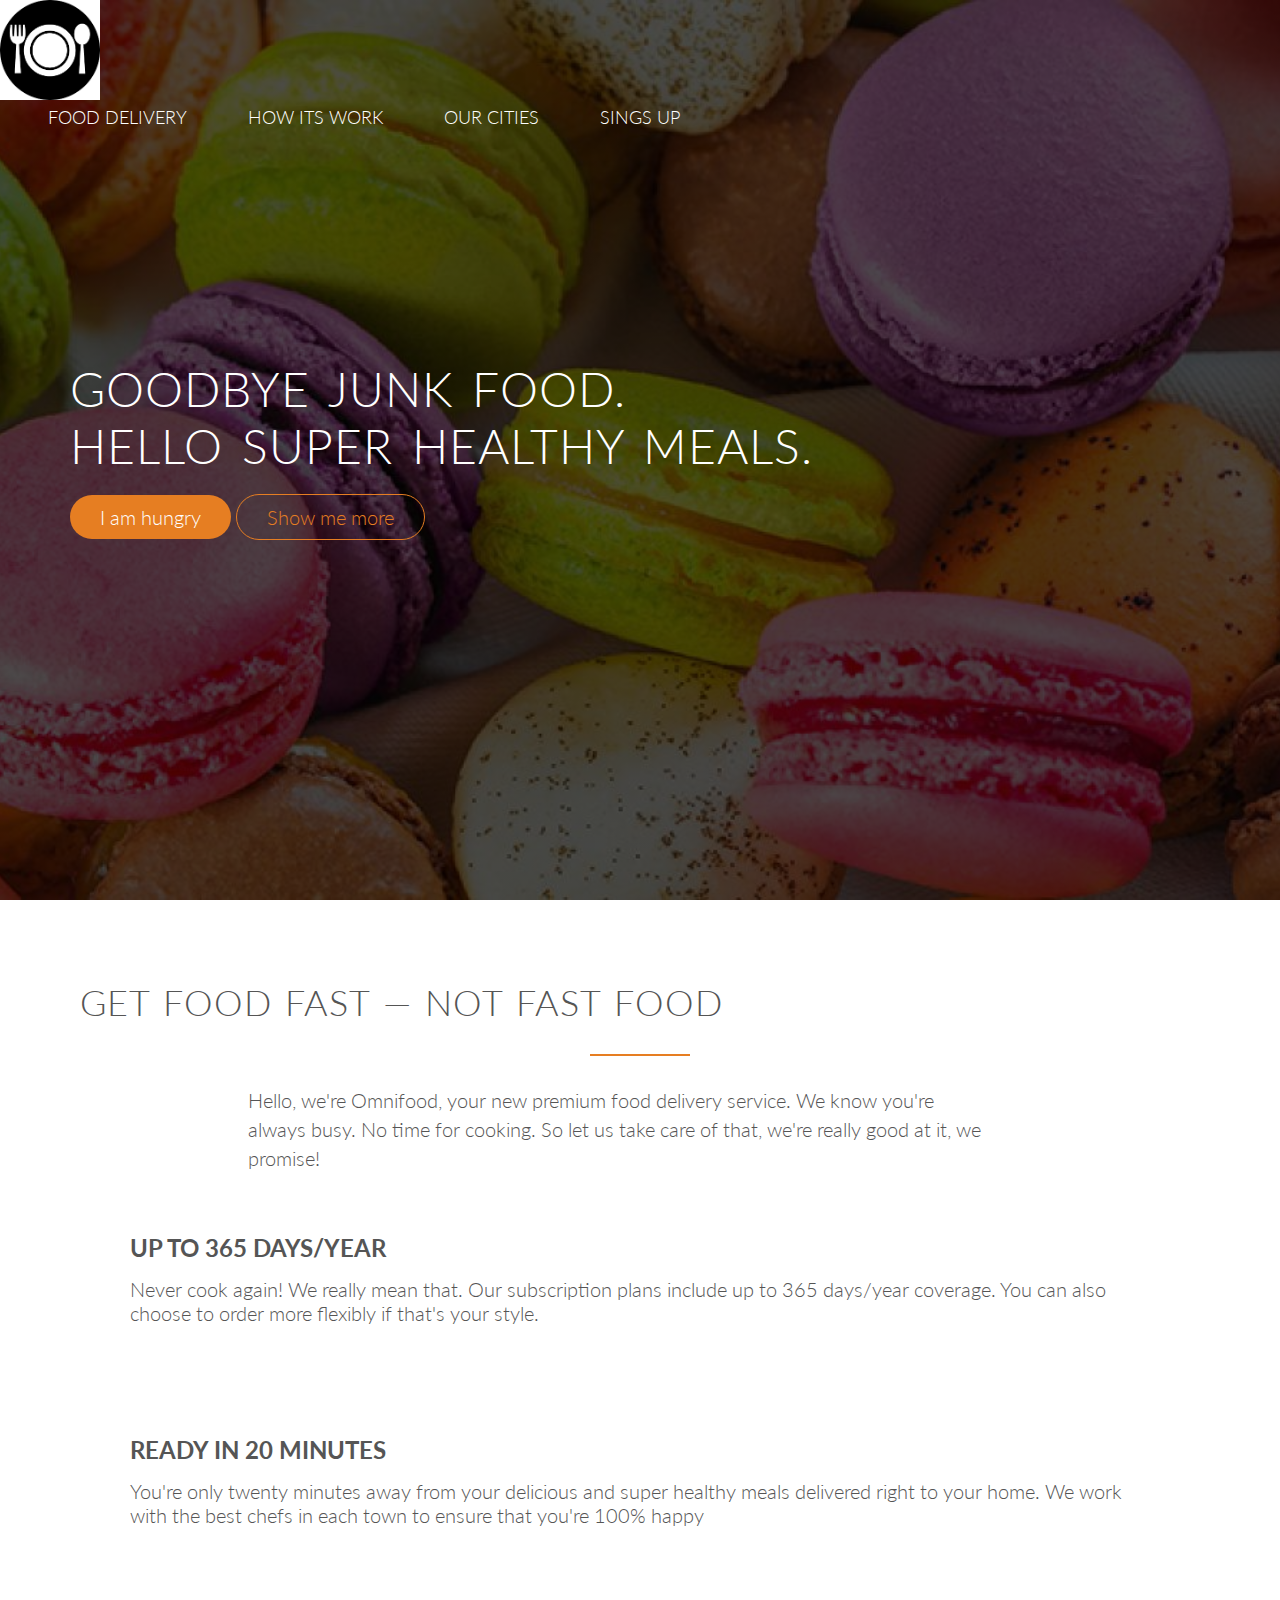
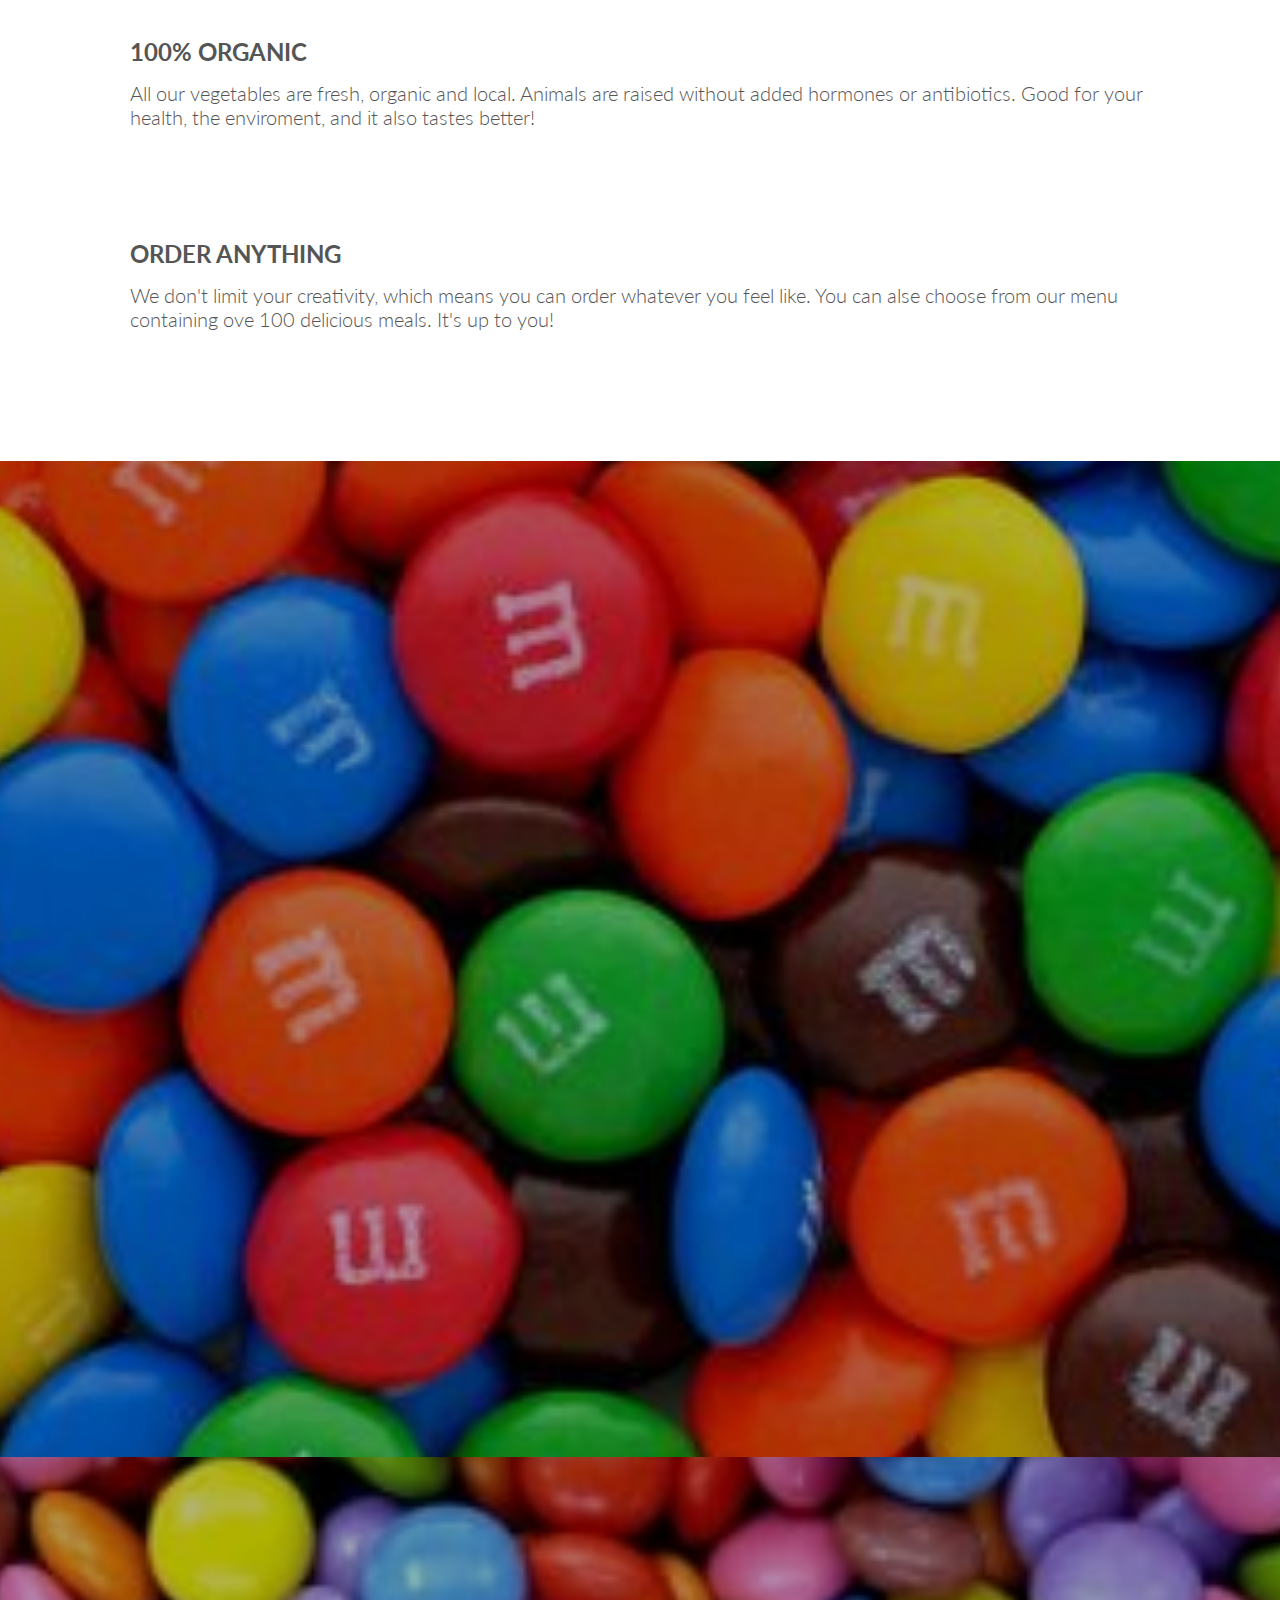
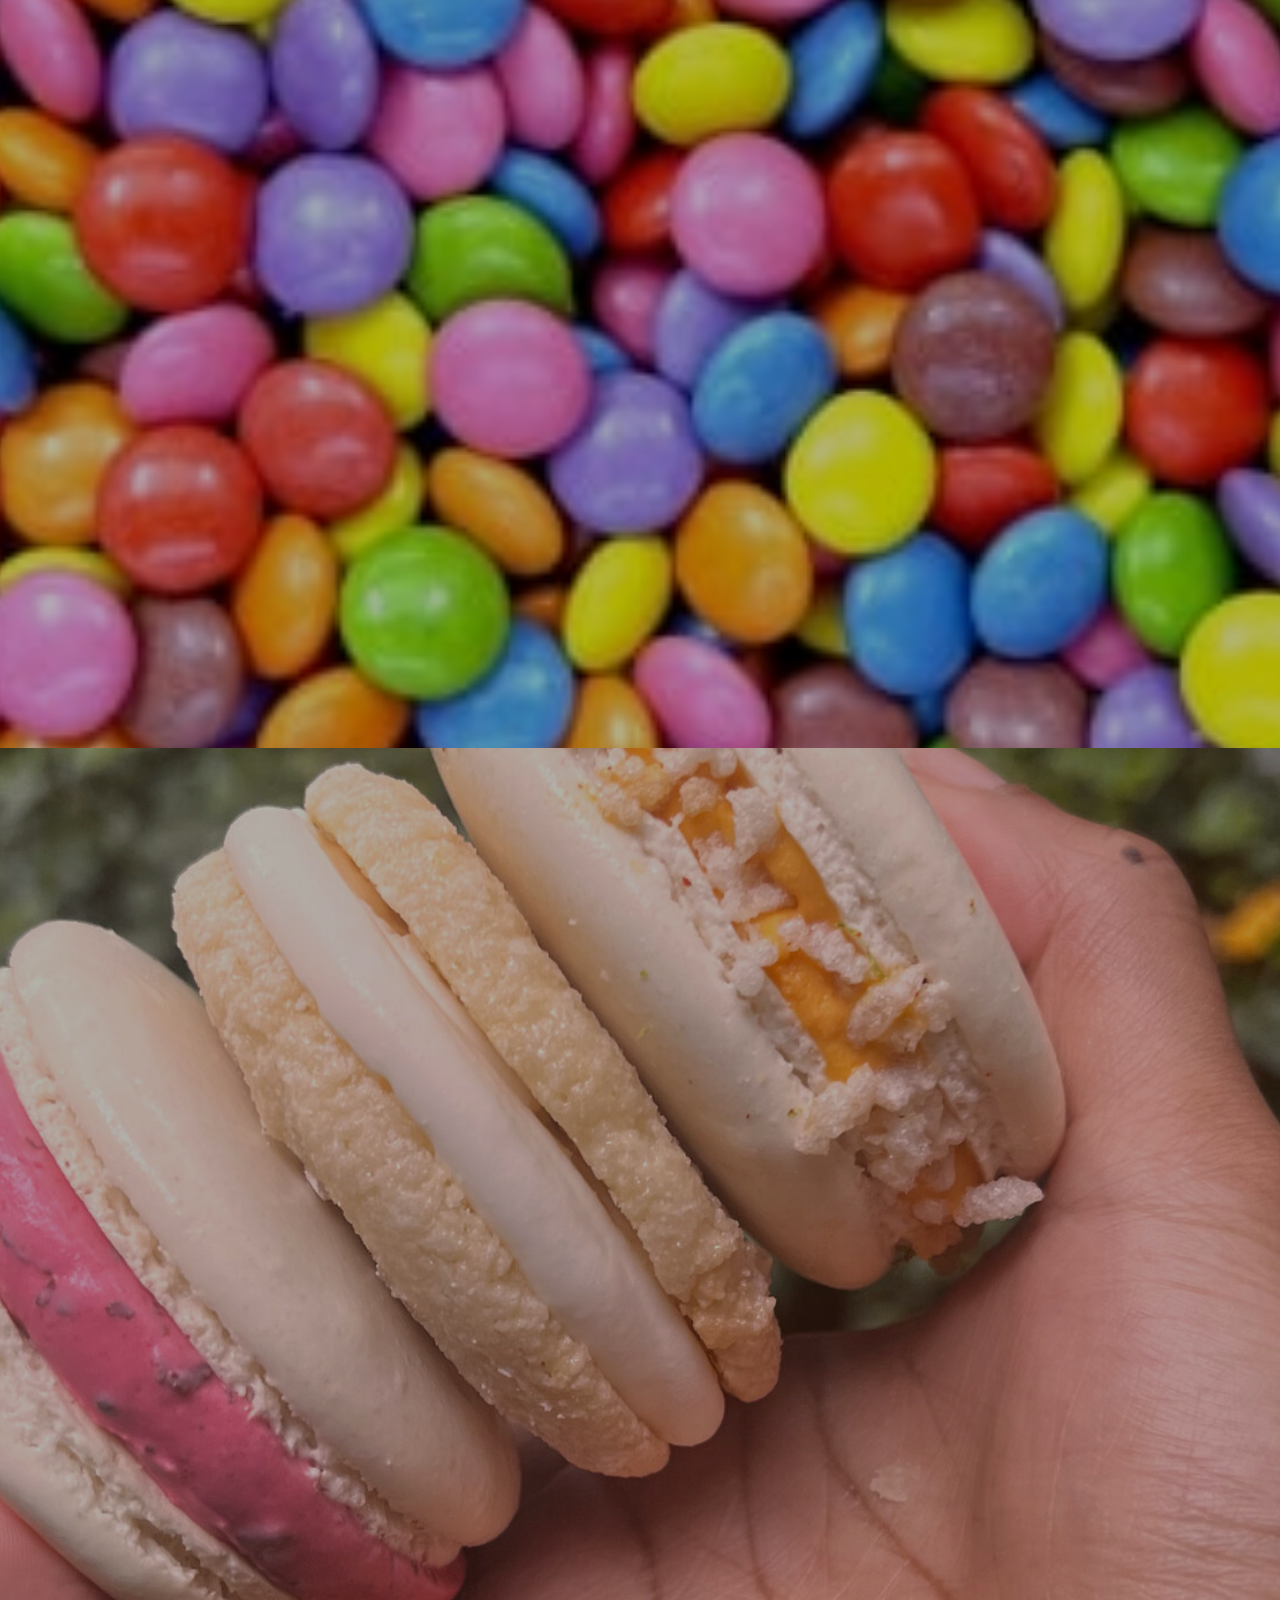
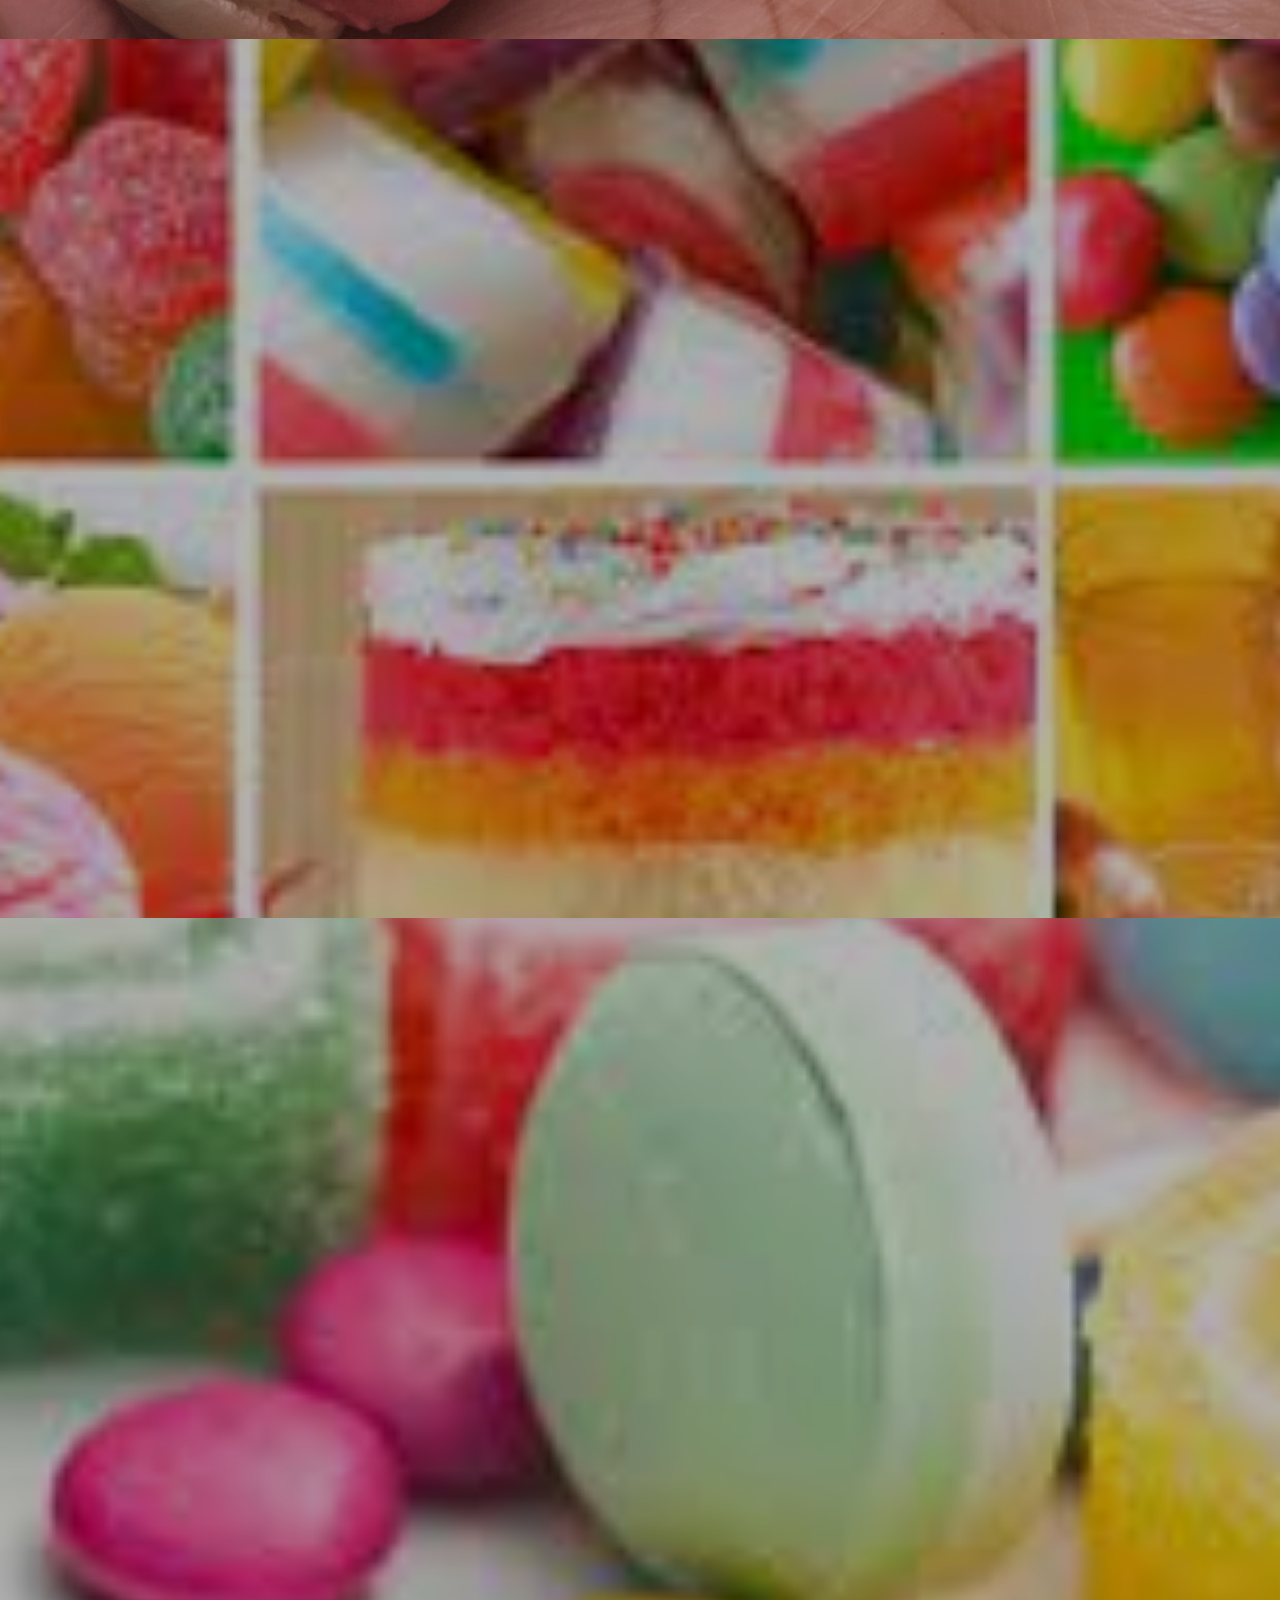
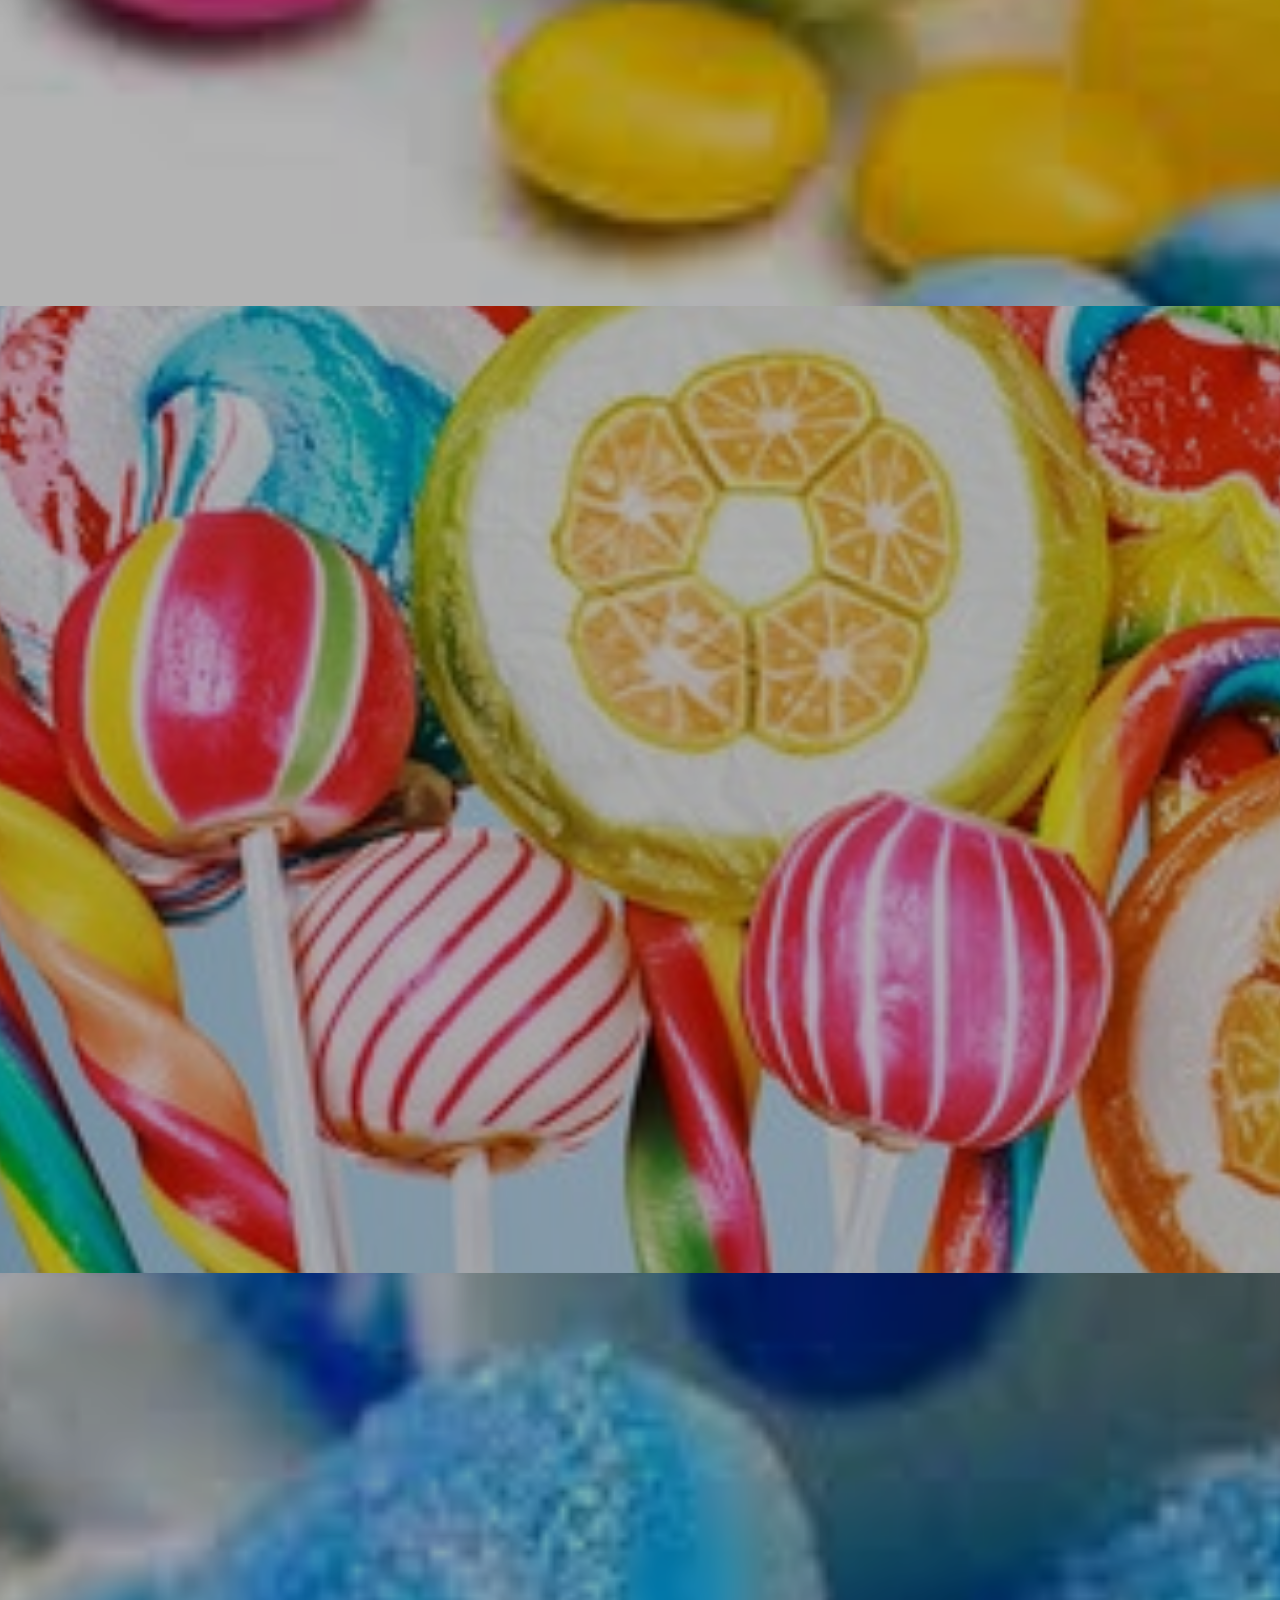
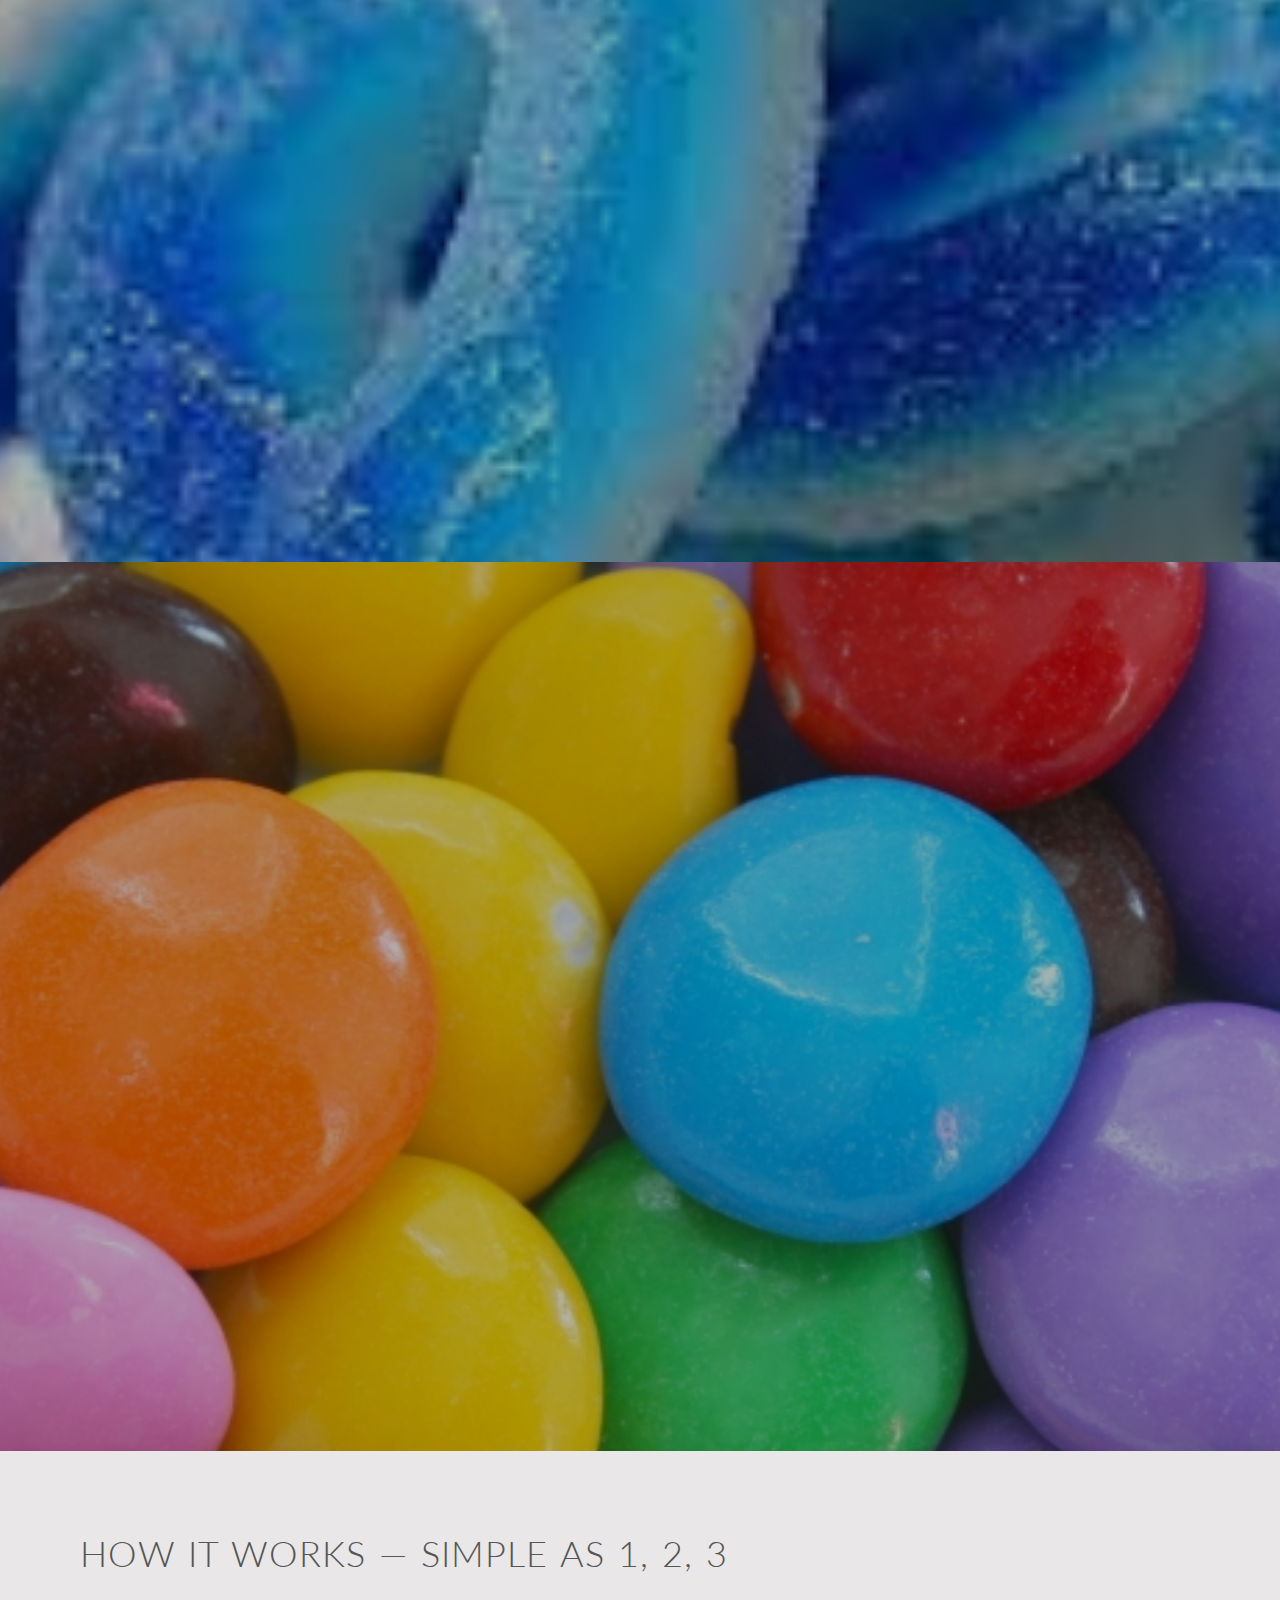
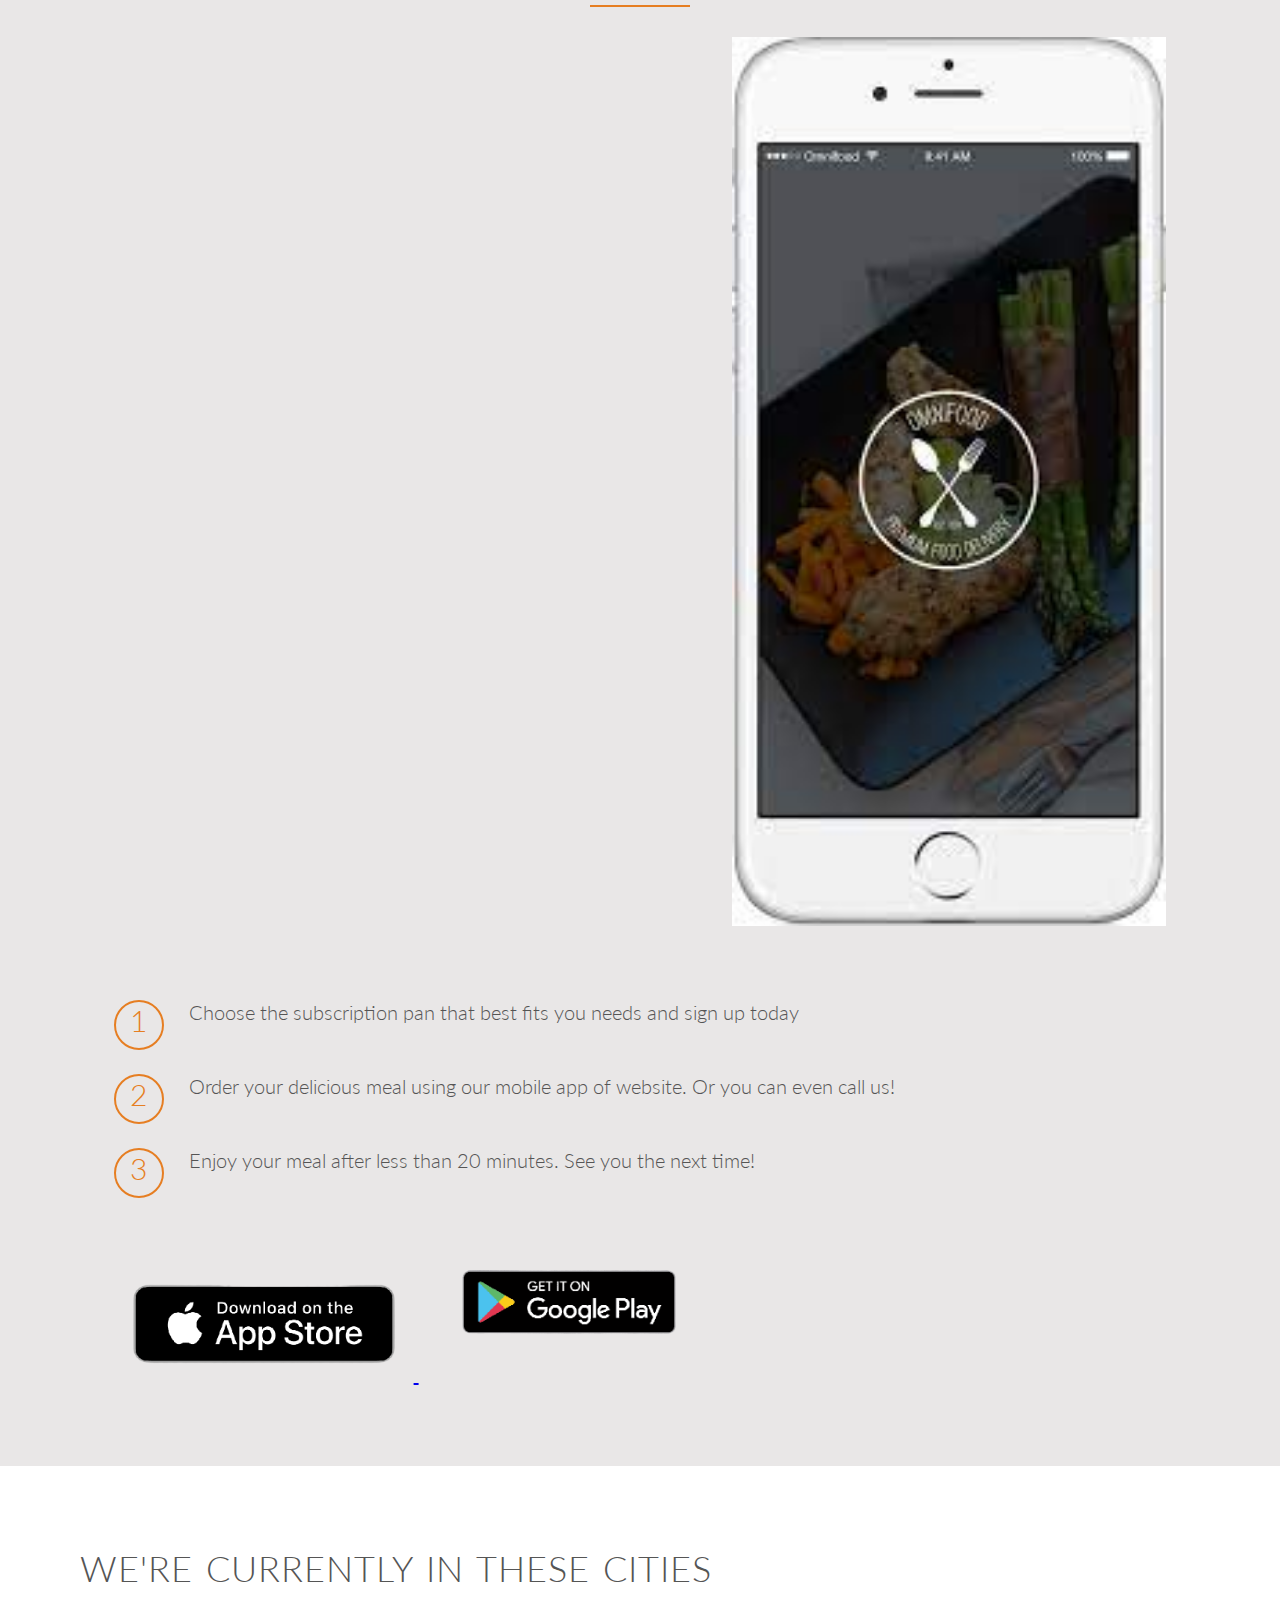
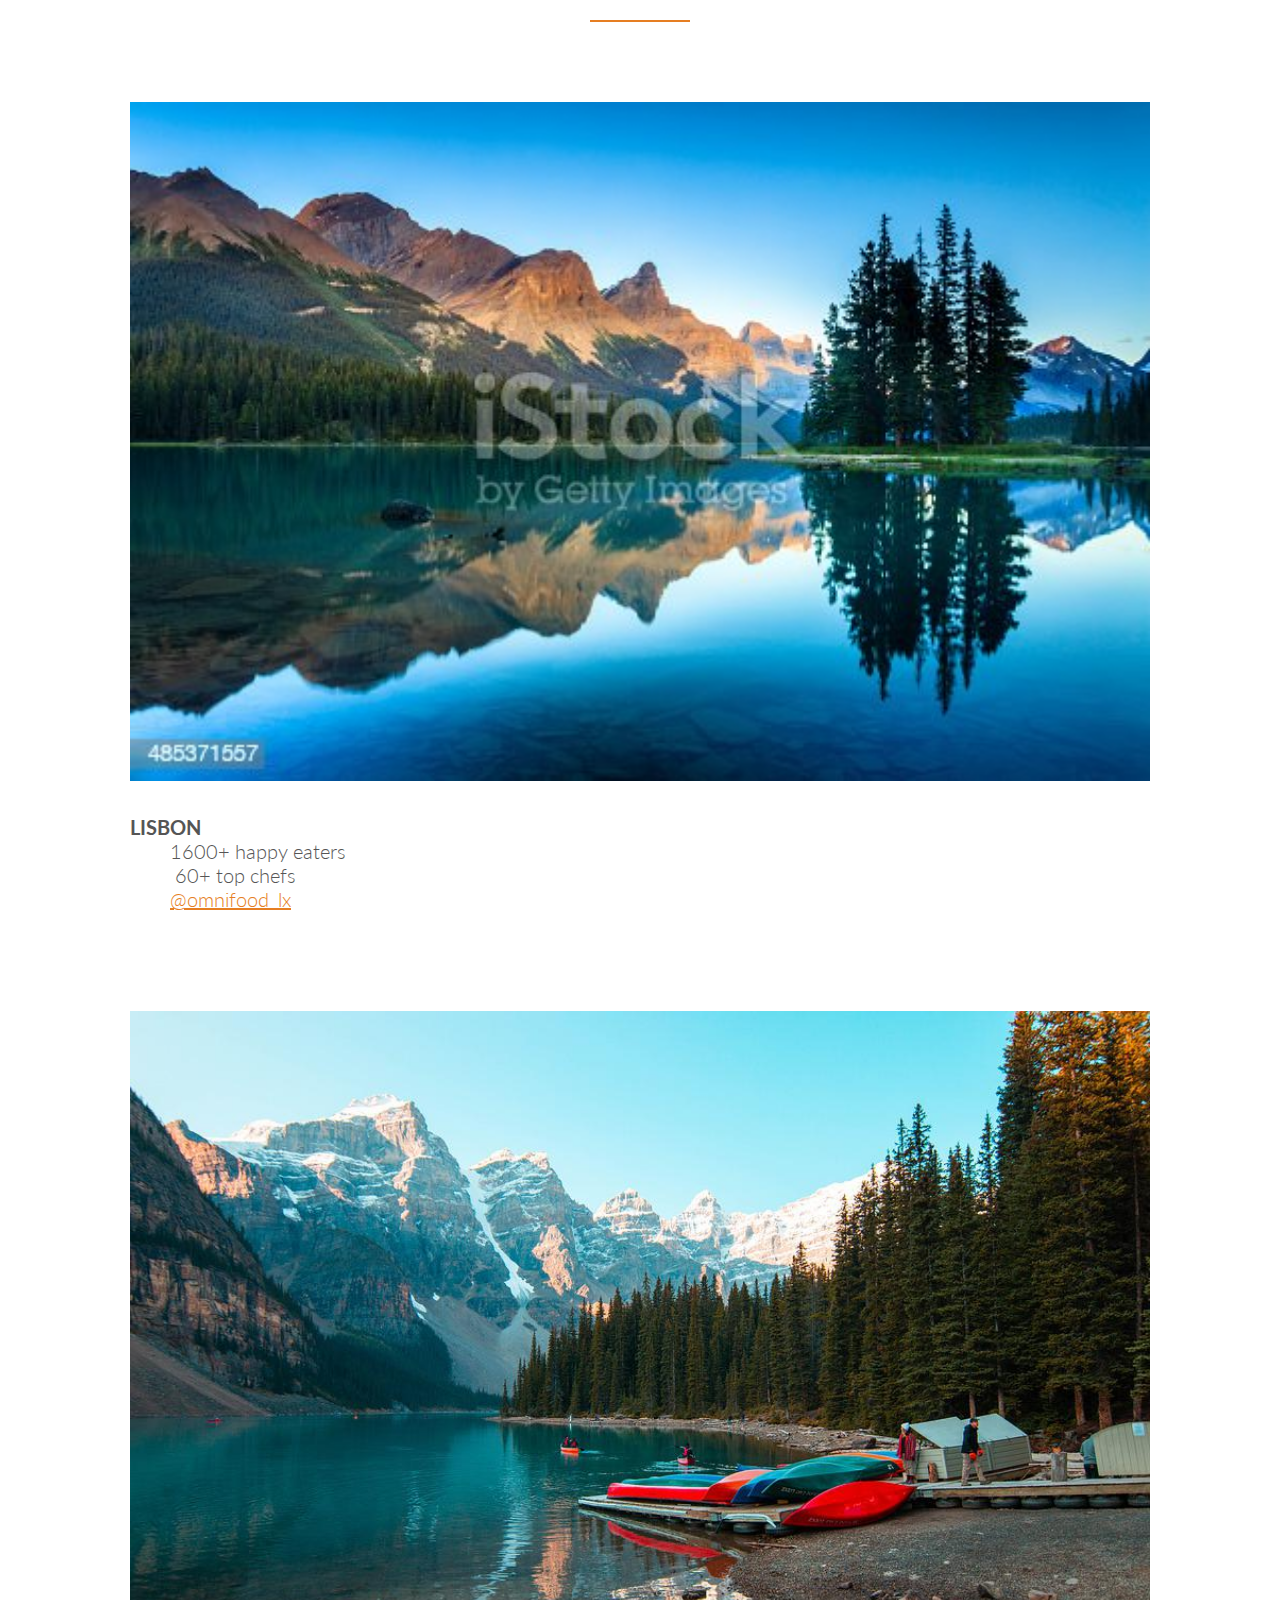
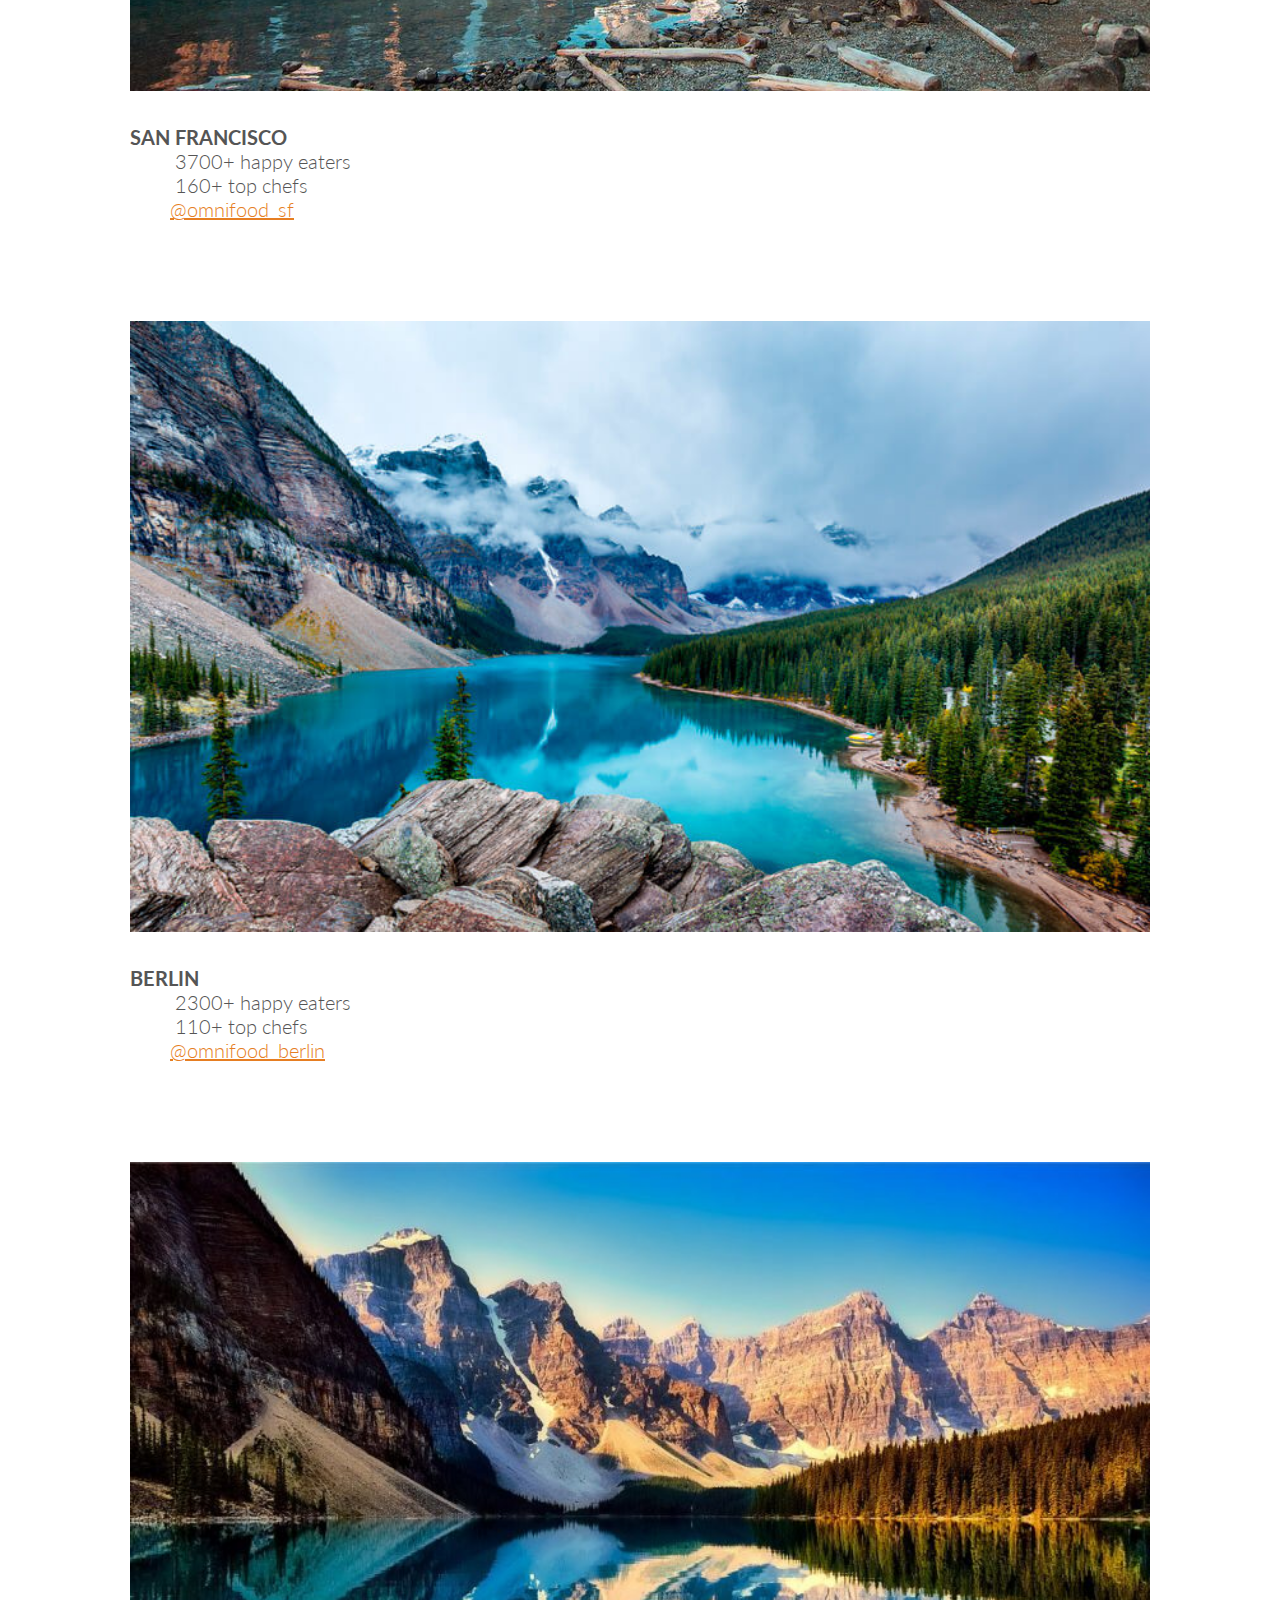
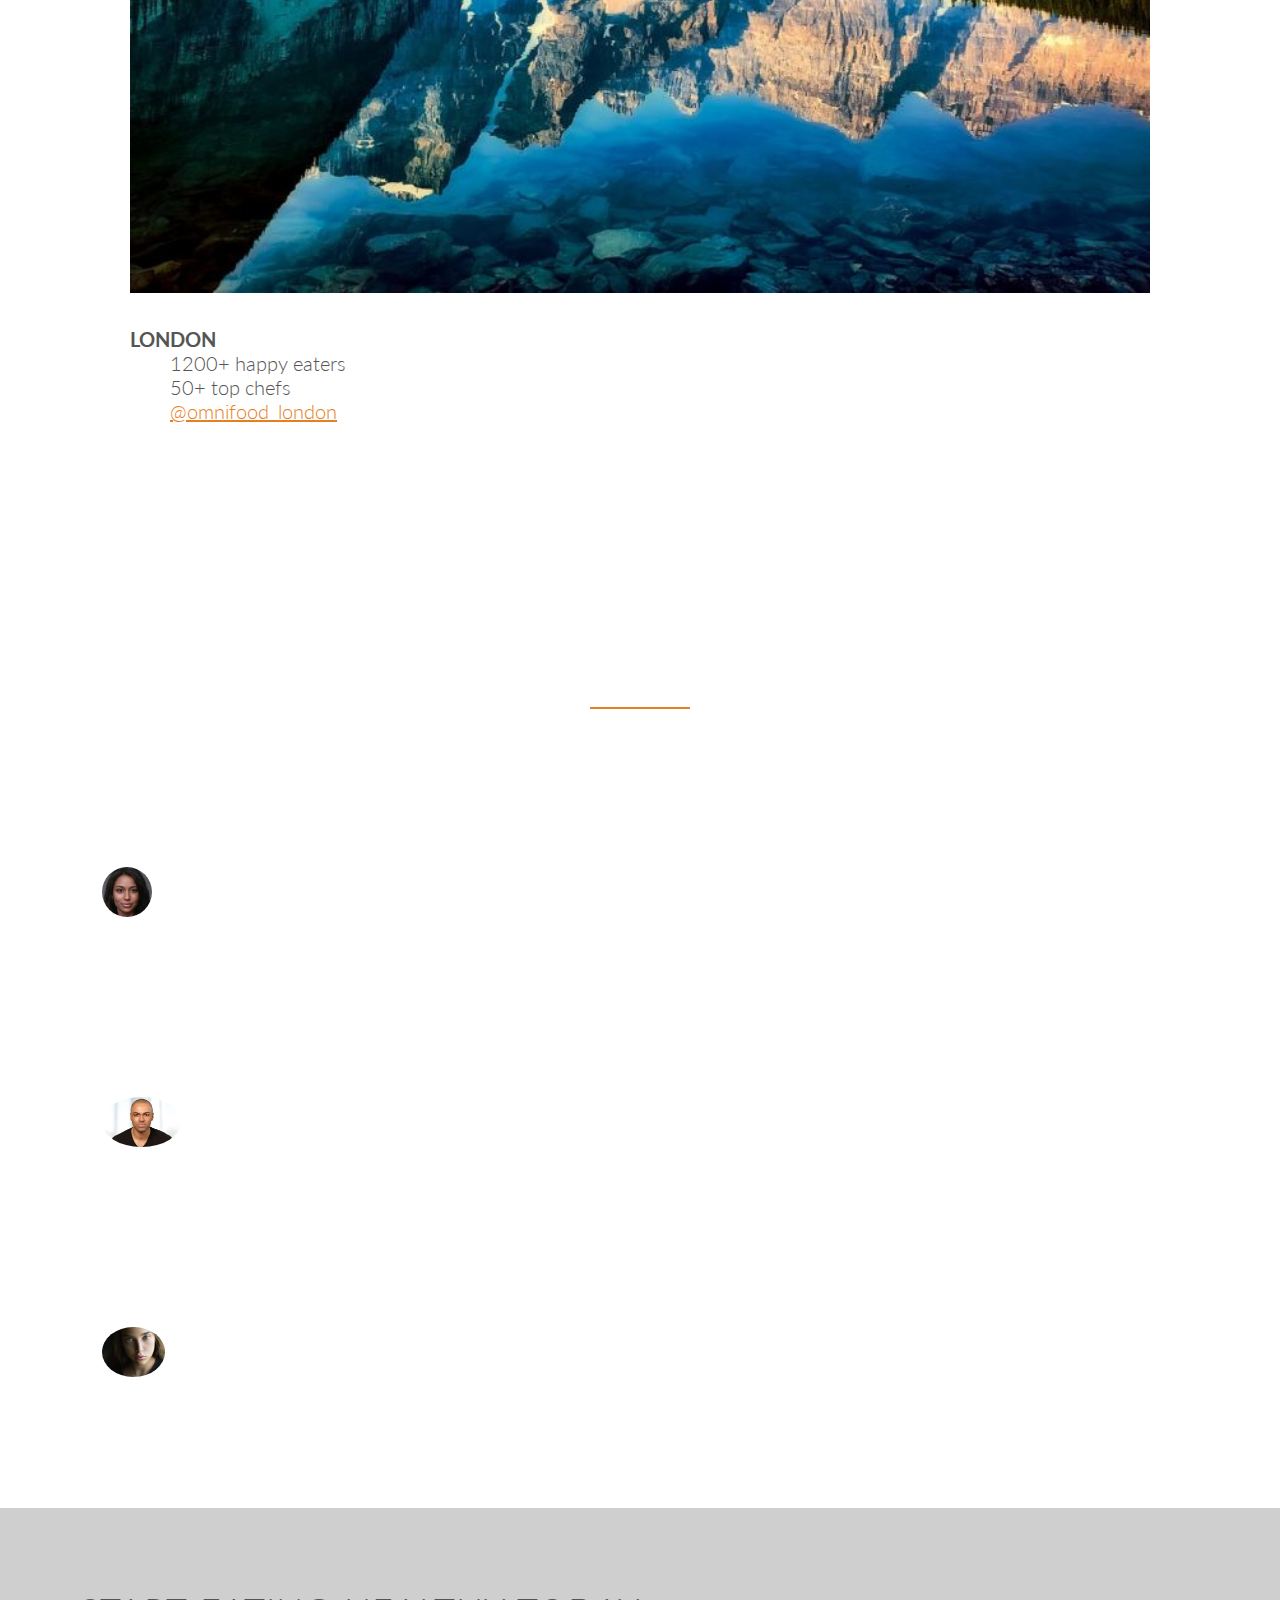
<file: index.html>
<!DOCTYPE html>
<html>
<head>
	<title>Omnifood</title>
	<!-- fontawesome link-->
	<link rel="stylesheet" href="https://cdnjs.cloudflare.com/ajax/libs/font-awesome/6.1.2/css/all.min.css" integrity="sha512-1sCRPdkRXhBV2PBLUdRb4tMg1w2YPf37qatUFeS7zlBy7jJI8Lf4VHwWfZZfpXtYSLy85pkm9GaYVYMfw5BC1A==" crossorigin="anonymous" referrerpolicy="no-referrer" />
	<!--custom css-->
	<link  href="css/style.css"  type="text/css" rel="stylesheet">
	<link rel="preconnect" href="https://fonts.googleapis.com">
	<!--google font-->
<link rel="preconnect" href="https://fonts.gstatic.com" crossorigin>
<link href="https://fonts.googleapis.com/css2?family=Lato:ital,wght@0,100;0,300;1,300&family=Secular+One&display=swap" rel="stylesheet">
<!--boostrap CSS -->
<link href="https://cdn.jsdelivr.net/npm/bootstrap@5.2.0/dist/css/bootstrap.min.css" rel="stylesheet" integrity="sha384-gH2yIJqKdNHPEq0n4Mqa/HGKIhSkIHeL5AyhkYV8i59U5AR6csBvApHHNl/vI1Bx" crossorigin="anonymous">

</head>
<body>
	<header>
		<div class="container">
			<nav class="navbar">
				<a href="#" class="navbar-brand">
					<img src="assets/img/images.png" alt="Omnifood logo" alt="" width="" height="100" class="d-inline-block align-text-top"></a>
						<ul class="main-nav">
							<li><a href="#">Food Delivery</a></li>
							<li><a href="">How its work</a></li>
							<li><a href="">Our cities</a></li>
							<li><a href="">Sings up</a></li>
						</ul>
			</nav>
		</div>
		<div class="container">
		 <div class="hero-text-box">
		 	<h1>Goodbye junk food.
		 		<br>Hello super healthy meals.</h1>
		 	<a href="#" class="btn  btn-full">I am hungry</a>
		 	<a href="#" class="btn  btn-ghost">Show me more</a>
		 </div>
		</div>
	</header>
	<section>
		<div class ="container ">
				<div class="text-center abc">
				<h2>GET FOOD FAST — NOT FAST FOOD</h2>
				<p class="pg">Hello, we're Omnifood, your new premium food delivery service. We know you're always busy. No time for cooking. So let us take care of that, we're really good at it, we promise!
				</p>
				</div>
		
		<div class="row ">
			<div class="col-md-3">
				<i class="fa-solid fa-infinity big-icon"></i>
				<h3>UP TO 365 DAYS/YEAR</h3>
				<p class="pg4">Never cook again! We really mean that. Our subscription plans include up to 365 days/year coverage. You can also choose to order more flexibly if that's your style.</p>
			</div>
			<div class="col-md-3">
				<i class="fa-regular fa-clock big-icon"></i>
				<h3>READY IN 20 MINUTES</h3>
				<p class="pg4">You're only twenty minutes away from your delicious and super healthy meals delivered right to your home. We work with the best chefs in each town to ensure that you're 100% happy</p>
			</div>
			<div class="col-md-3">
				<i class="fa-solid fa-carrot big-icon"></i>
				<h3>100% ORGANIC</h3>
				<p class="pg4">All our vegetables are fresh, organic and local. Animals are raised without added hormones or antibiotics. Good for your health, the enviroment, and it also tastes better!</p>
			</div>
			<div class="col-md-3">
				<i class="fa-solid fa-cart-shopping big-icon"></i>
				<h3>ORDER ANYTHING</h3>
				<p class="pg4">We don't limit your creativity, which means you can order whatever you feel like. You can alse choose from our menu containing ove 100 delicious meals. It's up to you!</p>
			</div>
		</div>
	</div>
	</section>
	<section class="sec2">
		<div class="container-fluid">
			<div class="row meal-showcase">
				<div class="col-md-3 meals">
					<img src="assets/img/flav1.jpg" alt="" >
				</div>
				<div class="col-md-3 meals">
					<img src="assets/img/flav2.jpg" alt="">
				</div>
				<div class="col-md-3 meals">
				
					<img src="assets/img/flav3.jpg" alt="" >
				</div>
				<div class="col-md-3 meals">
					<img src="assets/img/flav4.jpg" alt="" >
				</div>
				
			</div>
			<div class="row meal-showcase">
				<div class="col-md-3 meals">
					<img src="assets/img/flav5.jpg" alt="" >
				</div>
				<div class="col-md-3 meals">
					<img src="assets/img/flav6.jpg" alt="">
				</div>
				<div class="col-md-3 meals">
				
					<img src="assets/img/flav7.jpg" alt="" >
				</div>
				<div class="col-md-3 meals">
					<img src="assets/img/flav8.jpg" alt="" >
				</div>
				
			</div>
		</div>
	</section>

	<section class="section-step">
		<div class="row abc text-center section-step">
			<h2>HOW IT WORKS — SIMPLE AS 1, 2, 3</h2>
		</div>
		<div class="row">
			<div class="col-md-6 steps-box">
				<img src="assets/img/iphone.jpg" class="app-screen">
			</div>
			<div class="col-md-6 steps-box">
			<div class="works-step">
				<div>1</div>
				<p>Choose the subscription pan that best fits you needs and sign up today</p>
			</div>
			<div class="works-step">
				<div>2</div>
				<p>Order your delicious meal using our mobile app of website. Or you can even call us!</p>
			</div>
			<div class="works-step">
				<div>3</div>
				<p>Enjoy your meal after less than 20 minutes. See you the next time!</p>
			</div>
		
			<a href="#" class="btn-app">
				<img src="assets/img/appstore.png">
			</a>
			<a href="#" class="btn-app">
				<img src="assets/img/googleplay.png">
			</a>
		</div>
	</section>
	<section>
		<!-- <div class ="container"> -->
			<div class="text-center abc">
				<h2>WE'RE CURRENTLY IN THESE CITIES</h2>
			</div>
			<div class="row">
			<div class="col-md-3 cities">
				<img src="assets/img/kanada1.jpg">
				<h2>LISBON</h2>
				<div class="icon-text"><i class="fa-solid fa-user"></i>1600+ happy eaters</div>
				<div class="icon-text"><i class="fa-solid fa-champagne-glasses"></i> 60+ top chefs</div>
				<div class="icon-text"><i class="fa-brands fa-twitter"></i><a href="" class="city-twitter">@omnifood_lx</a></div>
			</div>
			<div class="col-md-3 cities">
				<img src="assets/img/kanada2.jpg">
				<h2>SAN FRANCISCO </h2>
				<div class="icon-text"><i class="fa-solid fa-user"></i> 3700+ happy eaters</div>
				<div class="icon-text"><i class="fa-solid fa-champagne-glasses"></i>  160+ top chefs</div>
				<div class="icon-text"><i class="fa-brands fa-twitter"></i><a href=""  class="city-twitter">@omnifood_sf</a></div>
			</div>
			<div class="col-md-3 cities">
				<img src="assets/img/kanada3.jpg">
				<h2>BERLIN</h2>
				<div class="icon-text"><i class="fa-solid fa-user"></i> 2300+ happy eaters</div>
				<div class="icon-text"><i class="fa-solid fa-champagne-glasses"></i> 110+ top chefs</div>
				<div class="icon-text"><i class="fa-brands fa-twitter"></i><a href=""  class="city-twitter">@omnifood_berlin</a></div>
			</div>
			<div class="col-md-3 cities">
				<img src="assets/img/kanada4.jpg">
				<h2>LONDON</h2>
				<div class="icon-text"><i class="fa-solid fa-user"></i>1200+ happy eaters</div>
				<div class="icon-text"><i class="fa-solid fa-champagne-glasses"></i>50+ top chefs</div>
				<div class="icon-text"><i class="fa-brands fa-twitter"></i><a href=""  class="city-twitter">@omnifood_london</a></div>
				</div>
			</div>
		<!-- </div> -->
	</section>
	<section class="section-testimonial">
		<div class="abc text-center">
			<h2>OUR CUSTOMERS CAN'T LIVE WITHOUT US</h2>
		</div>
		<div class="row">
			<div class="col-md-4">
				<blockquote>
					Omnifood is just awesome! I just launched a startup which leaves me with no time for cooking, so Omnifood is a life-saver. Now that I got used to it, I couldn't live without my daily meals!
					<cite><img src="assets/img/human1.jpg">Alberto Duncan</cite>
				</blockquote>
			</div>
			<div class="col-md-4">
				<blockquote>
					Inexpensive, healthy and great-tasting meals, delivered right to my home. We have lots of food delivery here in Lisbon, but no one comes even close to Omifood. Me and my family are so in love!
					<cite><img src="assets/img/human2.jpg">Alberto Duncan</cite>
				</blockquote>
			</div>
			<div class="col-md-4">
				<blockquote>
					I was looking for a quick and easy food delivery service in San Franciso. I tried a lot of them and ended up with Omnifood. Best food delivery service in the Bay Area. Keep up the great work!
					<cite><img src="assets/img/human3.jpg">Alberto Duncan</cite>
				</blockquote>
			</div>
		</div>
	</section>
	<section class="section-plan">
		<div class="abc text-center">
			<h2>START EATING HEALTHY TODAY</h2>
		</div>
		<div class="row">
			<div class="col-md-4">
				<div class="plan-box ">
					<div>
						<h3>PREMIUM</h3>
						<p class="plan-price">$399 <span>/ month</span></p>
						<p class="plan-price-meal">That’s only 13.30$ per meal</p>
					</div>
					<div>
						<ul>
							<li><i class="fa-solid fa-lightbulb"></i>1 meal every day</li>
							<li><i class="fa-solid fa-lightbulb"></i>Order 24/7</li>
							<li><i class="fa-solid fa-lightbulb"></i>Access to newest creations</li>
							<li><i class="fa-solid fa-lightbulb"></i>Free delivery</li>
						</ul>
					</div>
					<div class="plan-button">
						<a href="" class="btn  btn-full">Sing up</a>
					</div>
				</div>
			</div>
			<div class="col-md-4">
				<div class="plan-box ">
					<div>
						<h3>PRO</h3>
						<p class="plan-price">$149 <span>/ month</span></p>
						<p class="plan-price-meal">That’s only 14.90$ per meal</p>
					</div>
					<div>
						<ul>
							<li><i class="fa-solid fa-lightbulb"></i>1 meal 10 days/month</li>
							<li><i class="fa-solid fa-lightbulb"></i>Order 24/7</li>
							<li><i class="fa-solid fa-lightbulb"></i>Access to newest creations</li>
							<li><i class="fa-solid fa-lightbulb"></i>Free delivery</li>
						</ul>
					</div>
					<div class="plan-button">
						<a href="" class="btn  btn-ghost">Sing up</a>
					</div>
				</div>
			</div>
			<div class="col-md-4">
				<div class="plan-box ">
					<div>
						<h3>STARTER</h3>
						<p class="plan-price">19$ <span>/ meal</span></p>
						<p class="plan-price-meal">&nbsp</p>
					</div>
					<div>
						<ul>
							<li><i class="fa-solid fa-lightbulb"></i>1 meal</li>
							<li><i class="fa-solid fa-lightbulb"></i>Order from 8 am to 12 pm</li>
							<li><i class="fa-solid fa-lightbulb"></i></li>
							<li><i class="fa-solid fa-lightbulb"></i>Free delivery</li>
						</ul>
					</div>
					<div class="plan-button">
						<a href="" class="btn  btn-ghost">Sing up</a>
					</div>
				</div>
			</div>
		</div>
	</section>
	<section class="sec7">
		<div class="container">
		<div class="abc text-center">
			<h2>WE'RE HAPPY TO HEAR FROM YOU</h2>
		</div>
		
			
	
		<div>
				<form action="" method="post" class="content-form">
					<div class="row rows">
						<div class="col-md-4">
							<label for="name">Name</label>
						</div>
						<div class="col-md-8">
							<input type="text" name="name" id="name" placeholder="Your name" required>
						</div>
					</div>
					<div class="row rows">
						<div class="col-md-4">
							<label for="Email">Email</label>
						</div>
						<div class="col-md-8">
							<input type="Email" name="Email" id="Email" placeholder="Email address" required>
						</div>
					</div>
					<div class="row rows">
						<div class="col-md-4">
							<label for="">How did you find us?</label>
						</div>
						<div class="col-md-8">
							<select name="find-us" id="find-us">
								<option value="friend">Friend</option>
								<option value="friend">Search engine</option>
								<option value="friend">Advertisement</option>
								<option value="friend">Other</option>
							</select>
						</div>
					</div> 
					<div class="row rows">
						<div class="col-md-4">
							<label for="">Newsletter?</label>
						</div>
						<div class="col-md-8">
							<input type="checkbox" name="news" id="news" checkeds> Yes please
						</div>
					</div>
					<div class="row rows">
						<div class="col-md-4">
							<label for="">Drop us a line</label>
						</div>
						<div class="col-md-8">
							<textarea name="" id="" cols="30" rows="10" placeholder="Your messenge"></textarea>
						</div>
					</div>
					<div class="row rows">
						<div class="col-md-4">
							<label for="">&nbsp</label>
						</div>
						<div class="col-md-8">
							<input type="submit" value="Sent it!" name="Email" id="Email" placeholder="Email address" required>
						</div>
					</div>
				</form>
		</div>
		</div>
	</section>
	<section>
		
	<footer class="bg-dark">
		<div class="container">
			<div class="row">
				<div class="col-md-6">
					<ul class="footer-nav">
						<li>
							<a href="">About us</a>
						</li>
							<li>
							<a href=""> Blog</a>
						</li>
							<li>
							<a href=""> Press</a>
						</li>
							<li>
							<a href=""> iOS App</a>
						</li>
							<li>
							<a href="">Andriop App</a>
						</li>

					</ul>
				</div>
				<div class="col-md-6">
					<ul class="social-links">
						<li>
							<a href=""><i class="fa-brands fa-facebook-f"></i></a>
						</li>
						<li>
							<a href=""><i class="fa-brands fa-twitter"></i></a>
						</li>
						<li>
							<a href=""><i class="fa-brands fa-google-plus-g"></i></a>
						</li>
						<li>
							<a href=""><i class="fa-solid fa-camera"></i></a>
						</li>
					</ul>
				</div>
			</div>
			<div class="row">
				<p>Copyright © 2015 by Omnifood. All rights reserved.</p>
			</div>
			
		
		</div>
	</footer>
	

	<!-- boostrap css -->
<script src="https://cdn.jsdelivr.net/npm/bootstrap@5.2.0/dist/js/bootstrap.bundle.min.js" integrity="sha384-A3rJD856KowSb7dwlZdYEkO39Gagi7vIsF0jrRAoQmDKKtQBHUuLZ9AsSv4jD4Xa" crossorigin="anonymous"></script>
</body>
</html>


<!-- <input type="text" name="" placeholder="">
<input type="checkbox" name="">

<input type="submit" name=""> -->
</file>
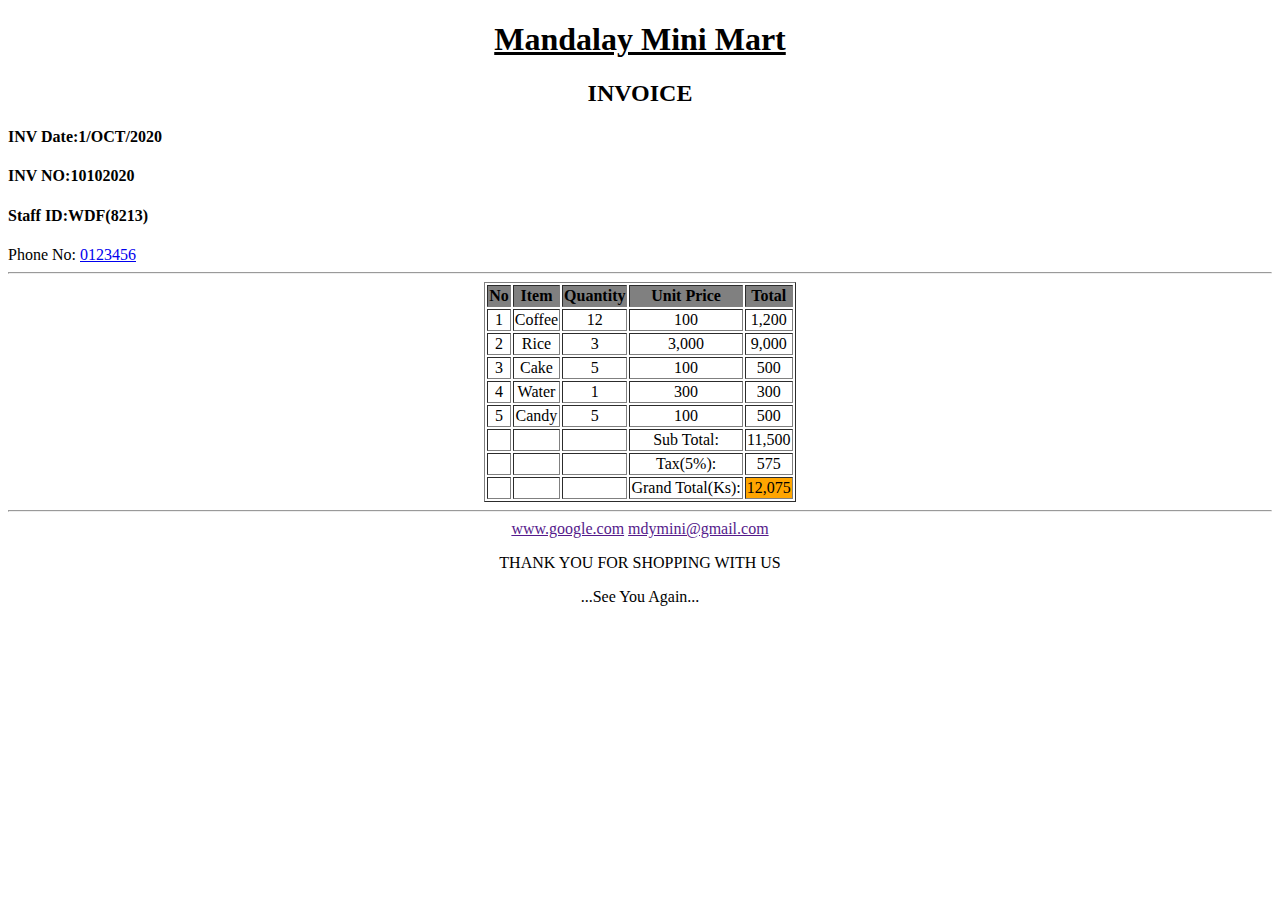
<file: Home Work2.html>
<!DOCTYPE html>
<html>
<head>
	<title>Home Work2</title>
	<style type="text/css">
		h1{
			color:#000;
			text-align: center;

		}
		h2{
			text-align: center;

		}
		.text{
			text-decoration: none;
			color: #000;
		}
		.p1{
			background-color: orange;
		}
		.p2{
			background-color: grey;
			text-align: center;
		}
		.alin{
			width: 100%;

		}
		.alin table{
			margin: 0 auto;
		}
		div{
			text-align: center;
		}
	
	</style>
</head>
<body>
	<h1><u>Mandalay Mini Mart</u></h1>
	<h2>INVOICE</h2>
	<h4>INV Date:1/OCT/2020</h4>
	<h4>INV NO:10102020</h4>
	<h4>Staff ID:WDF(8213)</h4>
	<a href="" class="text">Phone No:</a>
	<a href="tel:422042225">0123456</a>
	<hr>
	<div class="alin">
	<table border="1" >

		<tr class="p2">
			<th>No</th>
			<th>Item</th>
			<th>Quantity</th>
			<th>Unit Price</th>
			<th>Total</th>
		</tr>
		<tr>
			<td>1</td>
			<td>Coffee</td>
			<td>12</td>
			<td>100</td>
			<td>1,200</td>
		</tr>
			<tr>
			<td>2</td>
			<td>Rice</td>
			<td>3</td>
			<td>3,000</td>
			<td>9,000</td>
		</tr>
			<tr>
			<td>3</td>
			<td>Cake</td>
			<td>5</td>
			<td>100</td>
			<td>500</td>
		</tr>
			<tr>
			<td>4</td>
			<td>Water</td>
			<td>1</td>
			<td>300</td>
			<td>300</td>
		</tr>
			<tr>
			<td>5</td>
			<td>Candy</td>
			<td>5</td>
			<td>100</td>
			<td>500</td>
		</tr>
			<tr>
			<td></td>
			<td></td>
			<td></td>
			<td>Sub Total:</td>
			<td>11,500</td>
		</tr>
			<tr>
			<td></td>
			<td></td>
			<td></td>
			<td>Tax(5%):</td>
			<td>575</td>
		</tr>
			<tr>
			<td></td>
			<td></td>
			<td></td>
			<td>Grand Total(Ks):</td>
			<td class="p1">12,075</td>
		</tr>
	</table>
	</div>
	<hr>
	<div>
		<a href="">www.google.com</a>
		<a href="">mdymini@gmail.com</a>
		<p>THANK YOU FOR SHOPPING WITH US</p>
		<p>...See You Again...</p>
	</div>
</body>
</html>
</file>
<file: css/style.css>
/*-----------------basic setup----------------*/
*{
	margin: 0;
	padding: 0;
	box-sizing: border-box;
}
html{
	background-color: #fff;
	color: #555;
	font-family: 'Lato','Secular One', sans-serif;
	font-weight: 300;
	font-size: 20px;
	text-rendering: optimizeLegibility;
}
/*------------reusable componets---------------*/



/*-------------heading--------------*/
.hero-text-box h1{
	/*width:550px;*/
	margin-top: 0;
	margin-bottom: 20px;
	color: #fff;
	font-size: 240%;
	font-weight: 300;
	text-transform: uppercase;
	letter-spacing: 3px;
	word-spacing: 5px;
	letter-spacing: 1px;
	/*border:1px solid red;*/
	
}
.hero-text-box .btn:link,
.hero-text-box .btn:visited {
	display: inline-block;
	padding: 10px 30px;
	font-weight: 300;
	text-decoration: none;
	border-radius: 40px;
	transition: all 0.2s;
}
/*.hero-text-box .btn:hover,
.hero-text-box .btn:actived {
	background-color:#af5404;*/

}
.hero-text-box .btn-full:hover,
.hero-text-box .btn-full:active {
	border: 1px solid #af5404;
	
	background-color: #af5404;
}

.hero-text-box .btn-full:link,
.hero-text-box .btn-full:visited {
	background-color: #e67e22;
	border:1px solid: #e67e22;
	color: #fff;
	border:none;
}
.hero-text-box .btn-ghost:link,
.hero-text-box .btn-ghost:visited{
	border:1px solid  #e67e22;
	color: #e67e22;

}
.hero-text-box .btn-ghost:hover{
	background-color: #af5404;
	color: #fff;

}	/*-------------------header section------------------*/
header{
	background-image: linear-gradient(rgba(0,0,0,0.7), rgba(0,0,0,0.7)),url("../assets/img/flavourings.jpg");
	background-size: cover;
	background-position: center;
	height: 100vh;
	background-attachment: fixed;
}
.hero-text-box{
	width: 1140px;
	position: absolute;
	top: 50%;
	left: 50%;
	transform: translate(-50%,-50%);
}
/*.logo{
	height: 100px;
	width:auto;
}*/
.main-nav li{
	display: inline-block;
	margin-left: 40px;
}

.main-nav li a{
	color: #fff;
	text-decoration: none;
	text-transform: uppercase;
	font-size: 90%;
	padding: 8px;
}
.main-nav li a:hover{
	border-bottom: 2px solid #e67e22;
}
.col-md-3{
	padding: 50px;
}
section{
	padding: 80px;
}
.abc h2,.line h2{
	font-weight: 300;
	letter-spacing: 1px;
	text-transform: uppercase;
	margin-bottom: 30px;
	word-spacing: 2px;
	font-size: 180%;
	letter-spacing: 1px;
}
.abc h2:after,
.abc h2:after,
.abc h2:after,
.abc h2:after,
.abc h2:after{
	content: "";
	display: block;
	width: 100px;
	height: 2px;
	margin:0 auto;
	background-color: #e67e22;
	margin-top: 30px;

}
.pg{
	line-height: 145%;
	width: 66%;
	margin-left: 15%;
}
.pg4{
	color: #555;
}
 div h3{
	font-size: 120%;
	margin-bottom: 15px;
	color: #555;
}
.big-icon{
	font-size: 350%;
	display: block;
	color: #e67e22;
	margin-bottom: 10px;
}
	/*--------section2------------*/
.sec2{
	padding: 0;

}
.meals{
	width: 100%;
	overflow: hidden;
	background-color: #000;

}
.meals img{
	width: 100%;
	height: 100%;
	transform: scale(2);
	opacity: 70%;
	transition: all 0.7s;
}
.meals img:hover{
	transform: scale(1.40);
	/*transition: all 0.5s;*/
	opacity: 1;
}
/*.one{
	border:1px solid #e67e22;
	width: 50px;
	height: 50px;
	border-radius: 50%;
	text-align: center;
	font-size: 30px;
}*/
.btn-app img{
	/*border:1px solid black;*/
	width: 300px;

}
/*.steps-box{
	margin-top: 30px;
}*/
.steps-box:first-child{
	margin-top: 30px;
	/*border:1px solid green;*/
	text-align: right;
	padding-right: 3%;
}
.steps-box:last-child{
/*	border:1px solid green;*/
	padding-left: 3%;
	margin-top: 70px;
}
.app-screen{
	width: 40%;
}
.works-step{
	margin-bottom: 50px;
	/*border:2px solid #e67e22;*/

}
.works-step div{
	display: inline-block;
	color: #e67e22;
	border:2px solid #e67e22;
	width: 50px;
	height: 50px;
	border-radius: 50%;
	text-align: center;
	/*padding: 5px;*/
	font-size: 150%;
	float: left;
	/*margin-left: 50px;*/
	margin-right: 25px;
}
.section-step{
	background-color: #e9e7e7;
}
.cities img{
	width: 100%;
	height: 50%;
	overflow: hidden;
	margin-bottom: 30px;

}
.icon-text i{
	color: #e67e22;
	display: inline-block;
	text-align: center;
	font-size: 120%;
	width: 30px;
	line-height: 120%;
	vertical-align: middle;
	margin-top: -5px;
	margin-right: 10px;
}
.cities h2{
	font-size: 20px;
}
.city-twitter{
	color: #e67e22;
	 			
}
.city-twitter:hover{
	color: #000;
	 			
}
.section-testimonial{
	background-image:linear-gradient(rgba(0,0,0,0.7), rgba(0,0,0,0.7)),url("../assets/img/pizza.jpg");
	/*background-position: center;*/
	background-size: cover;
	color: #fff;
	background-attachment: fixed;
}
blockquote:before{
	content:open-quote;
	font-size: 400%;
}
blockquote:after{
	content:close-quote;
	color: transparent;
	height: 0;
}
blockquote{
	font-style: italic;
	padding: 2%;
	line-height: 145%;
}
cite{
	font-size: 90%;
	margin-top: 25px;
	display: block;

}
cite img{
	height: 50px;
	border-radius: 50%;
	margin-right: 10px;
	
	vertical-align: middle;
}
.plan-button.btn:link,
.plan-button .btn:visited,
input[type=submit]{
	display: inline-block;
	padding: 10px 30px;
	font-weight: 300;
	text-decoration: none;
	border-radius: 40px;
	transition: all 0.2s;
}
/*.hero-text-box .btn:hover,
.hero-text-box .btn:actived {
	background-color:#af5404;*/

}
.plan-button .btn-full:hover,
.plan-button.btn-full:active {
	border: 1px solid #af5404;
	
	background-color: #af5404;
}

.plan-button .btn-full:link,
.plan-button .btn-full:visited {
	background-color: #e67e22;
	border:1px solid: #e67e22;
	color: #fff;
	border:none;
}
.plan-button .btn-ghost:link,
.plan-button .btn-ghost:visited{
	border:1px solid  #e67e22;
	color: #e67e22;

}
.plan-button .btn-ghost:hover{
	background-color: #af5404;
	color: #fff;
}
	/*-------------sing up section-----------*/
	.section-plan{
		background-color: #cfcfcf;
	}
	.plan-box{
		background-color: #fff;
		border-radius: 5px;
		width: 90%;
		margin-left: 5%;
		box-shadow: 0 2px 2px #e4e1e1;
	}
	.plan-box div{
		padding: 15px;
		border-bottom: 1px solid #cfcfcf;
	}
	.plan-price{
		font-size: 300%;
		margin-bottom: 10px;
		font-weight: 100;
		color: #e67e22;
	}
	.plan-price-meal{
		font-size: 80%;

	}
	.plan-price span{
		font-size: 50%;
		font-weight: 300;
	}
	.plan-box ul{
		list-style-type: none;
	}
	.plan-box ul li{
		padding: 5px 0;
	}
		.plan-box div:first-child{
		background-color: #f5f4f4;
	}
	.plan-box div:last-child{
		text-align: center;
		border:0;
	}
	.plan-box li i{
	color: #e67e22;
	/*display: inline-block;*/
	/*text-align: center;*/
	font-size: 120%;
	width: 30px;
	line-height: 120%;
	vertical-align: middle;
	margin-top: -5px;
	margin-right: 15px;
	}

	/*------------------from section------------------------*/
	.content-form{
		width: 60%;
		margin: 0 auto;

	}
	input[type=text],
	input[type=email],
	select,
	textarea{
		width: 100%;
		padding: 7px;
		border-radius: 3px;
		border:1px solid #616060;
	}
	textarea{
		height: 100px;
	}
	input[type=checkbox]{
		margin:10px 5px 10px 0;
	}
	*focus{
		outline: none;
	}
	.rows{
		margin:20px;
	}
/*	.section-form{
		border:1px solid red;
	*/}

	/*----------------footer section--------------*/
footer{
	background-color: orange;

	}
	.footer-nav{
		list-style-type: none;
		float: left;
	}
	.social-links{
		list-style-type: none;
		float:right;
	}
	.footer-nav li,
	.social-links li{
		display: inline-block;
		margin-right: 20px;
	}
	.footer-nav li:last-child,
	.social-links li:last-child{
		margin-right: 0;

	}
	/*.footer-nav li a:link,*/
	.footer-nav li a,
	/*.social-links li a:link,*/
	.social-links li a{
		text-decoration: none;
		border-bottom: 0;
		color: #999696;

	}
	.footer-nav li a:hover,
	/*.footer-nav li a:active,*/
	.social-links li a:hover
	/*.social-links li a:active*/{
	
		color: #fff;
		
	}
	.social-links li a{
		font-size: 130%;
	}
	footer p{
		text-align: center;
		color: #888;
		font-size: 90%;
		margin-top: 30px;
		padding: 50px;
	}
</file>
